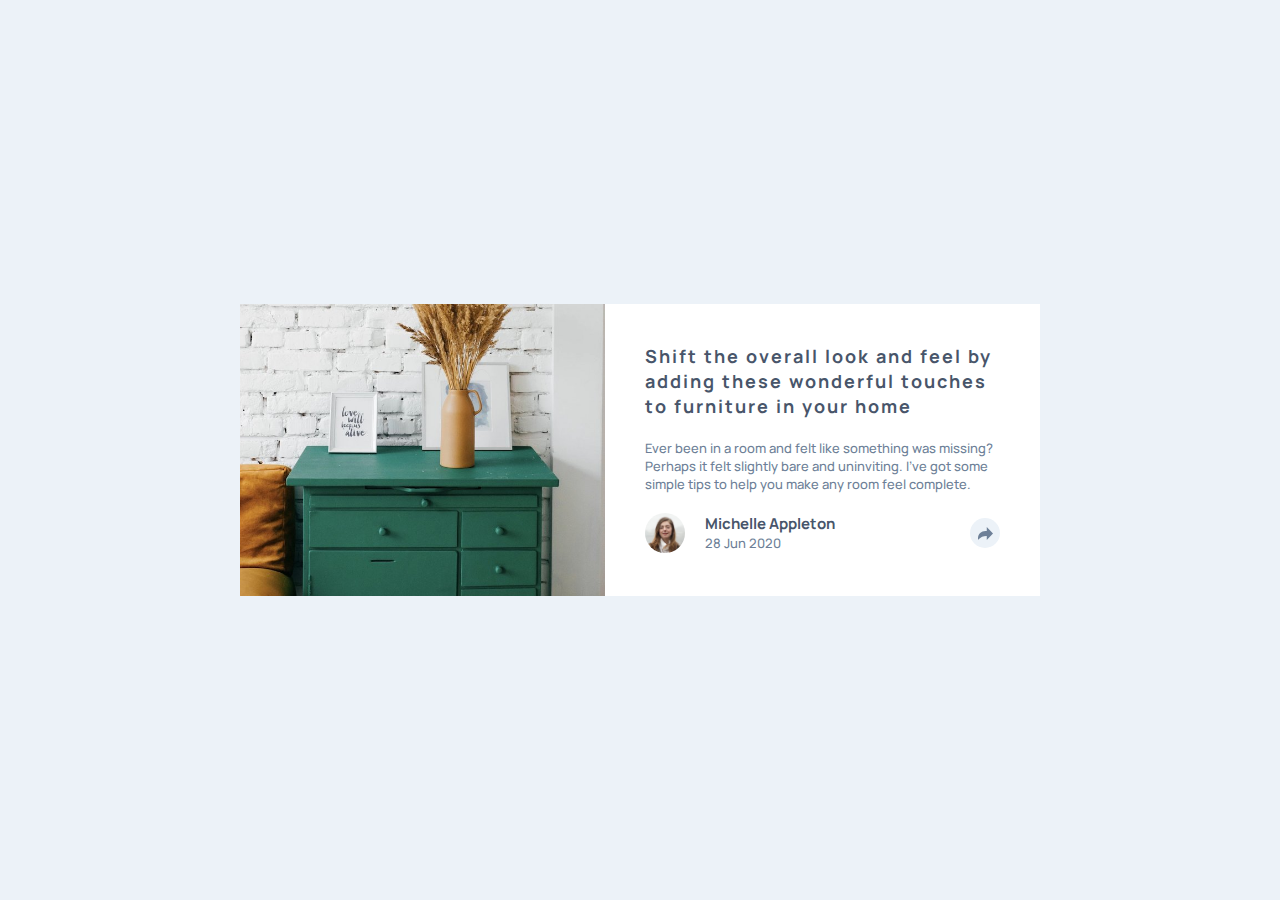
<file: article-preview-component/index.html>
<!DOCTYPE html>
<html lang="en">
  <head>
    <meta charset="UTF-8" />
    <meta name="viewport" content="width=device-width, initial-scale=1.0" />
    <link
      rel="icon"
      type="imagem/pgn"
      sizes="32x32"
      href="./assets/images/favicon-32x32.png"
    />
    <title>Article Preview Component</title>
    <link rel="preconnect" href="https://fonts.gstatic.com" />
    <link
      href="https://fonts.googleapis.com/css2?family=Manrope:wght@500;700&display=swap"
      rel="stylesheet"
    />
    <link rel="stylesheet" href="./assets/styles/style.css" />
  </head>
  <body>
    <main class="container">
        <section class="container-card">
            <div class="image-container">
              <img src="./assets/images/drawers.jpg" alt="Imagem estante" />
            </div>
            <div class="information">
              <div class="text">
                <h1>
                  Shift the overall look and feel by adding these wonderful touches to
                  furniture in your home
                </h1>
                <p>
                  Ever been in a room and felt like something was missing? Perhaps it
                  felt slightly bare and uninviting. I’ve got some simple tips to help
                  you make any room feel complete.
                </p>
              </div>
              <div class="profile">
                <div class="image-profile">
                  <img
                    src="./assets/images/avatar-michelle.jpg"
                    alt="Imagem da Michelle"
                  />
                  <div class="profile-info">
                    <h2>Michelle Appleton</h2>
                    <p>28 Jun 2020</p>
                  </div>
                </div>
                
                <div class="social-button" data-social="button">
                  <a href="#"><img src="./assets/images/icon-share.svg" alt="Compartilhar"></a>
                </div>
                <div class="social-midia" data-social="container">
                  <div>
                    <p>Share</p>
                  </div>
                  <div class="icons">
                    <div>
                      <img
                      src="./assets/images/icon-facebook.svg"
                      alt="Icone facebook"
                    />
                    </div>
                    <div>
                      <img src="./assets/images/icon-twitter.svg" alt="Icone twitter" />
                    </div>
                    <div>
                      <img
                      src="./assets/images/icon-pinterest.svg"
                      alt="Icone pinterest"
                    />
                    </div>
                  </div>
                  <div class="icons-button">
                    <button>Share</button>
                  </div>
                </div>
              </div>
            </div>
          </section>
    </main>
    <script src="./assets/scripts/script.js"></script>
  </body>
</html>
</file>
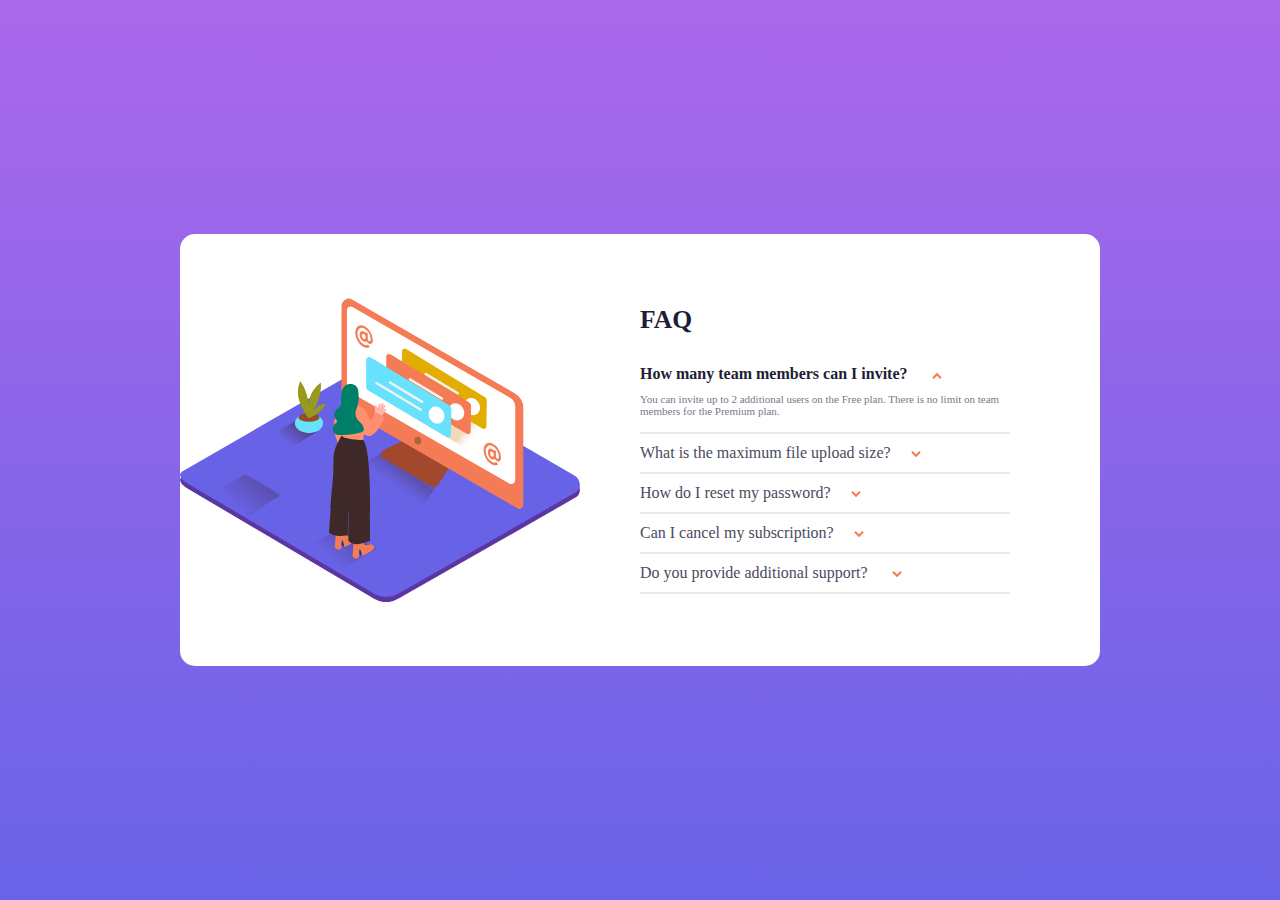
<file: faq-accordion-card/index.html>
<!DOCTYPE html>
<html lang="en">
  <head>
    <meta charset="UTF-8" />
    <meta name="viewport" content="width=device-width, initial-scale=1.0" />
    <link
      rel="icon"
      type="image/png"
      sizes="32x32"
      href="./public/images/favicon-32x32.png"
    />
    <title>Frontend Mentor | FAQ Accordion Card</title>
    <link rel="stylesheet" href="./public/styles/style.css" />
  </head>
  <body>
    <section class="container">
      <main class="faq-container">
        <div class="image-container">
          <img src="./public/images/illustration-woman-online-desktop.svg" />
        </div>
        <div class="list-container">
          <h1>FAQ</h1>
          <dl class="faq-list" data-accordion="list">
            <div>
              <dt>How many team members can I invite? <img class="icon" src="./public/images/icon-arrow-down.svg"></dt>
              <dd>
                You can invite up to 2 additional users on the Free plan. There
                is no limit on team members for the Premium plan.
              </dd>
            </div>
            <div>
              <dt>What is the maximum file upload size?<img class="icon" src="./public/images/icon-arrow-down.svg"></dt></dt>
              <dd>
                No more than 2GB. All files in your account must fit your
                allotted storage space.
              </dd>
            </div>
            <div>
              <dt>How do I reset my password?<img class="icon" src="./public/images/icon-arrow-down.svg"></dt></dt>
              <dd>
                Click “Forgot password” from the login page or “Change password”
                from your profile page. A reset link will be emailed to you.
              </dd>
            </div>
            <div>
              <dt>Can I cancel my subscription?<img class="icon" src="./public/images/icon-arrow-down.svg"></dt></dt>
              <dd>
                Yes! Send us a message and we’ll process your request no
                questions asked.
              </dd>
            </div>
            <div>
              <dt>Do you provide additional support? <img class="icon" src="./public/images/icon-arrow-down.svg"></dt></dt>
              <dd>
                Chat and email support is available 24/7. Phone lines are open
                during normal business hours.
              </dd>
            </div>
          </dl>
        </div>
      </main>
    </section>
    <script src="./public/scripts/show-answer.js"></script>
  </body>
</html>
</file>
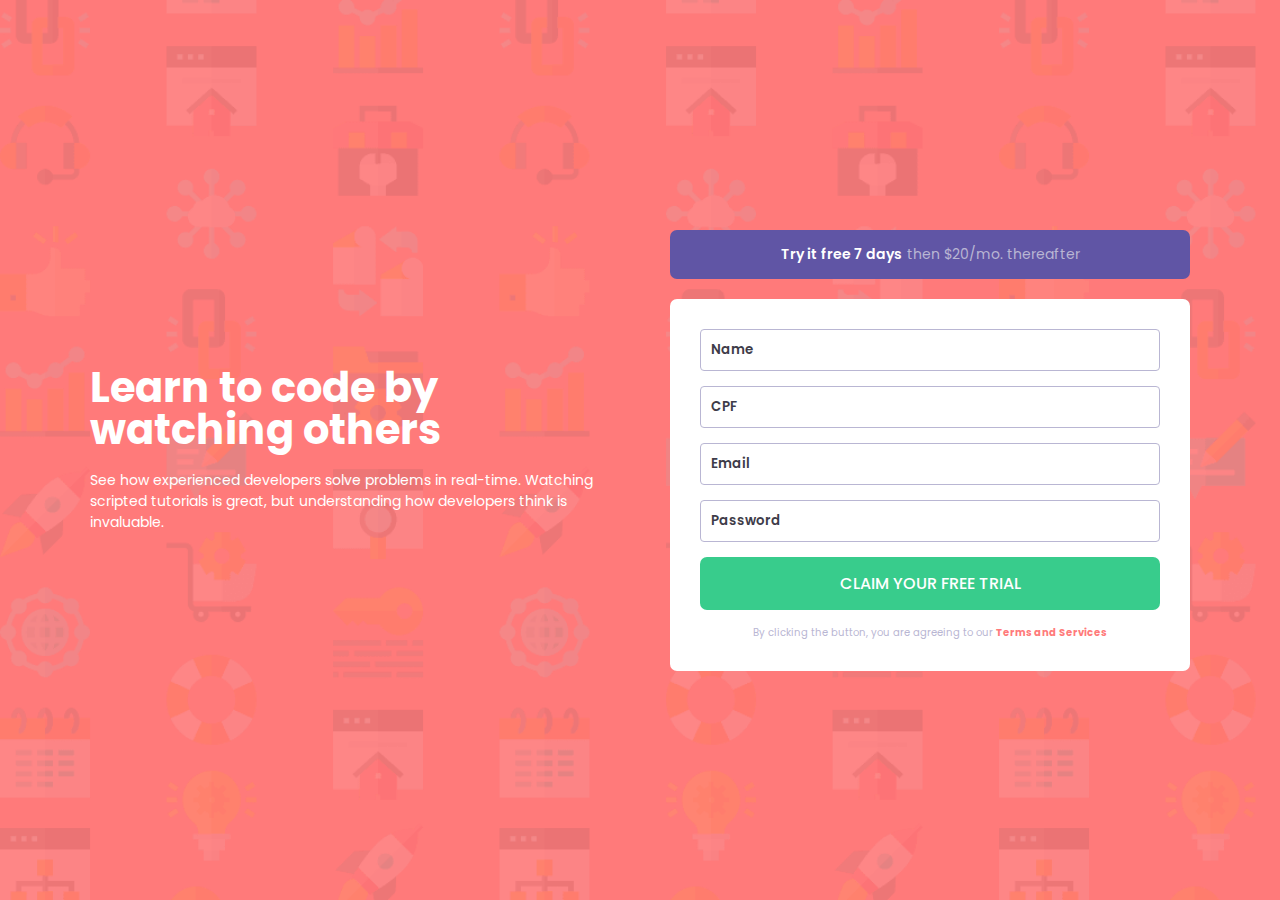
<file: intro-component-with-signup-form-master/index.html>
<!DOCTYPE html>
<html lang="en">
  <head>
    <meta charset="UTF-8" />
    <meta http-equiv="X-UA-Compatible" content="IE=edge" />
    <meta name="viewport" content="width=device-width, initial-scale=1.0" />
    <link
      rel="icon"
      type="image/png"
      sizes="32x32"
      href="./images/favicon-32x32.png"
    />
    <title>Login</title>
    <link rel="preconnect" href="https://fonts.gstatic.com" />
    <link
      href="https://fonts.googleapis.com/css2?family=Poppins:wght@400;500;600;700&display=swap"
      rel="stylesheet"
    />
    <link rel="stylesheet" href="./style.css" />
  </head>
  <body>
    <main class="container">
      <div class="container-content">
        <section class="content-text">
          <h1>Learn to code by watching others</h1>
          <p>
            See how experienced developers solve problems in real-time. Watching
            scripted tutorials is great, but understanding how developers think is
            invaluable.
          </p>
        </section>
        <section class="content-form">
          <h1>Try it free 7 days <span>then $20/mo. thereafter</span></h1>
          <form>
            <input type="text" name="name" placeholder="Name" />
            <input
              type="text"
              name="cpf"
              placeholder="CPF"
            />
            <input type="text" name="email" placeholder="Email" />
            <input type="password" name="password" placeholder="Password" />
            <button type="submit">Claim your free trial</button>
            <p>
              By clicking the button, you are agreeing to our <strong>Terms and Services</strong>
            </p>
          </form>
        </section>
      </div>
    </main>

    <script type="module" src="./script.js"></script>
  </body>
</html>
</file>
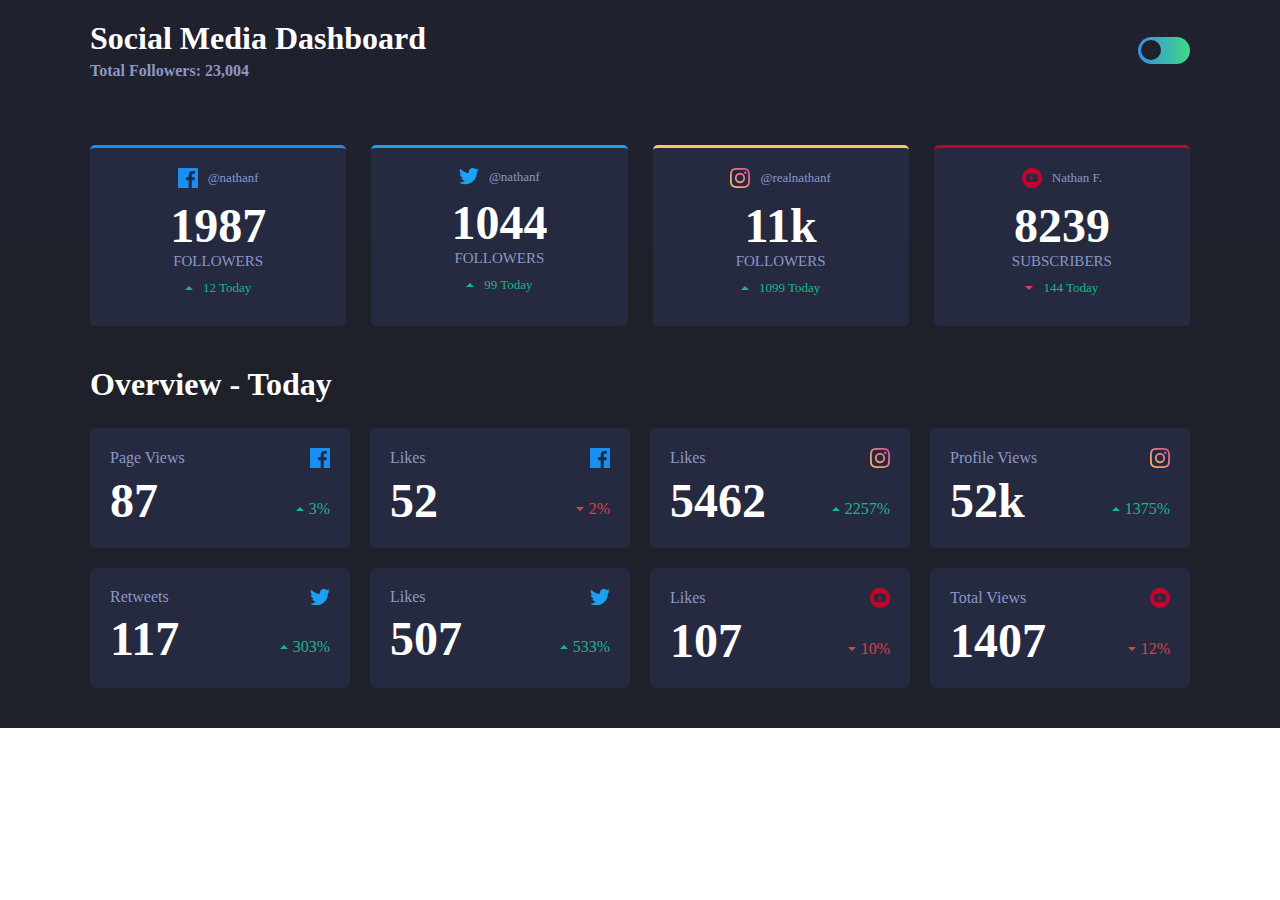
<file: social-media-dashboard-with-theme-switcher-master/index.html>
<!DOCTYPE html>
<html lang="en">
  <head>
    <meta charset="UTF-8" />
    <meta http-equiv="X-UA-Compatible" content="IE=edge" />
    <meta name="viewport" content="width=device-width, initial-scale=1.0" />
    <link
      rel="icon"
      type="image/png"
      sizes="32x32"
      href="./images/favicon-32x32.png"
    />
    <title>Social Media Dashboard</title>
    <link rel="stylesheet" href="./css/style.css" />
  </head>
  <body class="dark-theme">
    <div class="container">
      <header class="header">
        <div class="banner">
          <div>
            <h1>Social Media Dashboard</h1>
            <h4>Total Followers: 23,004</h4>
          </div>
          <div class="button-theme">
            <p>Dark Mode</p>
            <input id="switch" type="checkbox" name="theme" />
            <label for="switch">Toggle</label>
          </div>
        </div>
      </header>
      <div class="container-cards">
        <section class="container-cards-large">
          <div class="card-large facebook">
            <div>
              <img src="./images/icon-facebook.svg" alt="icon facebook" />
              <span>@nathanf</span>
            </div>
            <h1>1987</h1>
            <p>Followers</p>
            <div>
              <img src="./images/icon-up.svg" alt="icon up" />
              <p>12 Today</p>
            </div>
          </div>
          <div class="card-large twitter">
            <div>
              <img src="./images/icon-twitter.svg" alt="icon twitter" />
              <span>@nathanf</span>
            </div>
            <h1>1044</h1>
            <p>Followers</p>
            <div>
              <img src="./images/icon-up.svg" alt="icon up" />
              <p>99 Today</p>
            </div>
          </div>
          <div class="card-large instagram">
            <div>
              <img src="./images/icon-instagram.svg" alt="icon instagram" />
              <span>@realnathanf</span>
            </div>
            <h1>11k</h1>
            <p>Followers</p>
            <div>
              <img src="./images/icon-up.svg" alt="icon up" />
              <p>1099 Today</p>
            </div>
          </div>
          <div class="card-large youtube">
            <div>
              <img src="./images/icon-youtube.svg" alt="icon youtube" />
              <span>Nathan F.</span>
            </div>
            <h1>8239</h1>
            <p>Subscribers</p>
            <div>
              <img src="./images/icon-down.svg" alt="icon down" />
              <p>144 Today</p>
            </div>
          </div>
        </section>
        <div class="title-secundary">
          <h1>Overview - Today</h1>
        </div>
        <section class="container-cards-small">
          <div class="card-small">
            <div>
              <p>Page Views</p>
              <img src="./images/icon-facebook.svg" alt="icon facebook" />
            </div>
            <div>
              <h1>87</h1>
              <div>
                <img src="./images/icon-up.svg" alt="icon up" />
                <p class="up">3%</p>
              </div>
            </div>
          </div>
          <div class="card-small">
            <div>
              <p>Likes</p>
              <img src="./images/icon-facebook.svg" alt="icon facebook" />
            </div>
            <div>
              <h1>52</h1>
              <div>
                <img src="./images/icon-down.svg" alt="icon down" />
                <p class="down">2%</p>
              </div>
            </div>
          </div>
          <div class="card-small">
            <div>
              <p>Likes</p>
              <img src="./images/icon-instagram.svg" alt="icon instagram" />
            </div>
            <div>
              <h1>5462</h1>
              <div>
                <img src="./images/icon-up.svg" alt="icon up" />
                <p class="up">2257%</p>
              </div>
            </div>
          </div>
          <div class="card-small">
            <div>
              <p>Profile Views</p>
              <img src="./images/icon-instagram.svg" alt="icon instagram" />
            </div>
            <div>
              <h1>52k</h1>
              <div>
                <img src="./images/icon-up.svg" alt="icon up" />
                <p class="up">1375%</p>
              </div>
            </div>
          </div>
          <div class="card-small">
            <div>
              <p>Retweets</p>
              <img src="./images/icon-twitter.svg" alt="icon twitter" />
            </div>
            <div>
              <h1>117</h1>
              <div>
                <img src="./images/icon-up.svg" alt="icon up" />
                <p class="up">303%</p>
              </div>
            </div>
          </div>
          <div class="card-small">
            <div>
              <p>Likes</p>
              <img src="./images/icon-twitter.svg" alt="icon twitter" />
            </div>
            <div>
              <h1>507</h1>
              <div>
                <img src="./images/icon-up.svg" alt="icon up" />
                <p class="up">533%</p>
              </div>
            </div>
          </div>
          <div class="card-small">
            <div>
              <p>Likes</p>
              <img src="./images/icon-youtube.svg" alt="icon youtube" />
            </div>
            <div>
              <h1>107</h1>
              <div>
                <img src="./images/icon-down.svg" alt="icon down" />
                <p class="down">10%</p>
              </div>
            </div>
          </div>
          <div class="card-small">
            <div>
              <p>Total Views</p>
              <img src="./images/icon-youtube.svg" alt="icon youtube" />
            </div>
            <div>
              <h1>1407</h1>
              <div>
                <img src="./images/icon-down.svg" alt="icon down" />
                <p class="down">12%</p>
              </div>
            </div>
          </div>
        </section>
      </div>
    </div>
    <script src="./script.js"></script>
  </body>
</html>
</file>
<file: article-preview-component/assets/styles/style.css>
* {
  margin: 0;
  padding: 0;
  box-sizing: border-box;
}
img {
  display: block;
  width: 100%;
}
html {
  font-size: 13px;
}
body {
  background: hsl(210, 46%, 95%);
  font-family: "Manrope", sans-serif;
  font-weight: 500;
}
.container {
  width: 100%;
  min-height: 100vh;
  display: flex;
  justify-content: center;
  align-items: center;
}
.container-card {
  width: min(90vw, 800px);
  background: #fff;
  display: flex;
  flex-wrap: wrap;
}
.image-container {
  width: 365px;
  max-width: 100%;
}
.information {
  width: calc(100% - 365px);
  padding: 40px 40px 0px 40px;
  position: relative;
}
.text h1 {
  color: hsl(217, 19%, 35%);
  font-size: 18px;
  letter-spacing: 2px;
  line-height: 25px;
  margin-bottom: 20px;
}
.text p {
  color: hsl(214, 17%, 51%);
  margin-bottom: 20px;
}
.profile {
  display: flex;
  justify-content: space-between;
  align-items: center;
}
.icons {
  width: 40px;
}
.image-profile {
  display: flex;
}
.image-profile img {
  width: 40px;
  border-radius: 50%;
  margin-right: 20px;
}
.profile-info h2 {
  color: hsl(217, 19%, 35%);
  font-size: 15px;
}
.profile-info p {
  color: hsl(214, 17%, 51%);
}
.social-button {
  width: 30px;
  height: 30px;
  background: hsl(210, 46%, 95%);
  border-radius: 50%;
  display: flex;
  justify-content: center;
  align-items: center;
  cursor: pointer;
}
.social-button a img {
  width: 15px;
}
.social-midia {
  width: 220px;
  display: flex;
  background-color: hsl(217, 19%, 35%);
  justify-content: center;
  align-items: center;
  padding: 15px 0;
  border-radius: 10px;
  position: absolute;
  top: 50%;
  right: -55px;
  z-index: 100;
  opacity: 0;
  visibility: hidden;
}
.social-midia.active {
  opacity: 1;
  visibility: visible;
}
.social-midia::after {
  content: "";
  display: block;
  position: absolute;
  top: 50px;
  width: 0;
  height: 0;
  border-right: 10px solid transparent;
  border-left: 10px solid transparent;
  border-top: 10px solid hsl(217, 19%, 35%);
}
.social-midia p {
  color: #fff;
  text-transform: uppercase;
  margin-right: 30px;
}
.icons {
  display: flex;
  justify-content: center;
  align-items: center;
}
.icons img {
  width: 20px;
  margin-left: 10px;
}
.icons-button {
  display: none;
}

@media (max-width: 790px) {
  .container-card {
    width: 90%;
    flex-direction: column;
  }
  .image-container,
  .information {
    width: 100%;
  }
  .information {
    padding-bottom: 40px;
    position: static;
  }
  .profile {
    position: relative;
  }
  .social-midia {
    width: 85%;
    top: 0;
    left: 0;
  }
  .social-midia::after {
    display: none;
  }
}
</file>
<file: faq-accordion-card/public/styles/style.css>
* {
  margin: 0;
  padding: 0;
  box-sizing: border-box;
}
.container {
  width: 100vw;
  min-height: 100vh;
  background: linear-gradient(#ab68eb, #6963e7);
  display: flex;
  justify-content: center;
  align-items: center;
}
.faq-container {
  width: 100%;
  max-width: 920px;
  display: flex;
  align-items: center;
  background: #fff;
  padding: 64px 90px 64px 0;
  border-radius: 15px;
}
.image-container {
  max-width: 400px;
}
.image-container img {
  display: block;
  width: 100%;
}
.list-container {
  flex: 1;
  padding-left: 60px;
}
.list-container h1 {
  font-size: 1.6em;
  margin-bottom: 20px;
  color: hsl(238, 29%, 16%);
}
.faq-list div {
  border-top: 1px solid #e8e8e8;
  border-bottom: 1px solid #e8e8e8;
}
.faq-list div:first-child {
  border-top: none;
}
.faq-list div:last-child {
  border-bottom: 2px solid #e8e8e8;
}
.faq-list dt {
  font-size: 1em;
  padding: 10px 0;
  color: hsl(237, 12%, 33%);
}
.faq-list dt.show {
  font-weight: bold;
  color: hsl(238, 29%, 16%);
}
.faq-list dt .icon {
  margin-left: 20px;
}
.faq-list dt.show .icon {
  transform: rotate(180deg);
}
.faq-list dt:first-child {
  border-top: none;
}
.faq-list dd {
  display: none;
  font-size: 0.6875em;
  padding-bottom: 15px;
  color: hsl(240, 6%, 50%);
}
.faq-list dd.show {
  display: block;
}

@media (max-width: 768px) {
  .faq-container {
    width: 90vw;
    flex-direction: column;
    padding: 20px;
  }
  .list-container {
    margin-top: 30px;
    padding-left: 0;
  }
  .list-container h1 {
    text-align: center;
  }
  .faq-list div dd {
    max-width: 300px;
  }
}
</file>
<file: intro-component-with-signup-form-master/style.css>
* {
  margin: 0;
  padding: 0;
  box-sizing: border-box;
  font-family: "Poppins", sans-serif;
}
:root {
  --red: hsl(0, 100%, 74%);
  --blue: hsl(248, 32%, 49%);
  --green: hsl(154, 59%, 51%);
  --dark-Blue: hsl(249, 10%, 26%);
  --grayish-Blue: hsl(246, 25%, 77%);
  --white: #fff;
}
body {
  background: var(--red);
}
.container {
  width: 100vw;
  max-width: 1440px;
  height: 100vh;
  background: url("./images/bg-intro-desktop.png") no-repeat;
  background-size: cover;
  color: var(--white);
  padding: 60px 20px;
}
.container-content {
  width: 100%;
  height: 100%;
  max-width: 1100px;
  display: flex;
  justify-content: center;
  align-items: center;
  margin: 0 auto;
}
.content-text {
  flex: 1;
  display: flex;
  flex-direction: column;
  margin-right: 3.75rem;
}
.content-text h1 {
  max-width: 400px;
  font-size: 2.6rem;
  line-height: 2.6rem;
  font-weight: 700;
  margin-bottom: 20px;
}
.content-text p {
  font-size: 0.875rem;
  font-weight: 400;
}
.content-form {
  flex: 1;
  display: flex;
  flex-direction: column;
}
.content-form h1 {
  font-size: 0.875rem;
  font-weight: 600;
  background: var(--blue);
  padding: 0.875rem 0;
  display: flex;
  justify-content: center;
  align-items: center;
  border-radius: 7px;
  margin-bottom: 20px;
}
.content-form h1 span {
  font-weight: 400;
  color: var(--grayish-Blue);
  margin-left: 5px;
}
.content-form form {
  background: var(--white);
  display: flex;
  flex-direction: column;
  padding: 30px;
  border-radius: 7px;
}
.content-form form input {
  padding: 10px;
  border: 1px solid var(--grayish-Blue);
  border-radius: 4px;
  color: var(--dark-Blue);
  font-weight: 600;
  transition: 0.3s;
}
.content-form form input + input {
  margin-top: 15px;
}
.content-form form input::placeholder {
  color: var(--dark-Blue);
  font-weight: 600;
}
.content-form form input:focus {
  border-color: (var(--dark-Blue));
}
.content-form form button {
  margin: 15px 0;
  padding: 0.875rem 0;
  display: flex;
  justify-content: center;
  align-items: center;
  border-radius: 7px;
  border: none;
  background: var(--green);
  color: var(--white);
  font-size: 1rem;
  font-weight: 500;
  text-transform: uppercase;
}
.content-form form p {
  color: var(--grayish-Blue);
  font-size: 0.625rem;
  font-weight: 400;
  text-align: center;
}
.content-form p.error {
  color: var(--red);
  font-weight: 600;
  font-size: 0.75rem;
  margin: 3px 0 10px 0;
  text-align: start;
}
.content-form form p strong {
  color: var(--red);
  font-weight: 700;
}
@media (max-width: 768px) {
  html {
    font-size: 14px;
  }
  .container {
    max-width: 100%;
    height: 100%;
    background: url("./images/bg-intro-mobile.png") no-repeat center;
  }
  .container-content {
    flex-direction: column;
    margin: 0;
  }
  .content-text {
    align-items: center;
    margin-right: 0;
  }
  .content-text h1,
  .content-text p {
    text-align: center;
  }
  .content-text p {
    max-width: 300px;
  }
  .content-form {
    margin-top: 20px;
  }
}
</file>
<file: social-media-dashboard-with-theme-switcher-master/css/style.css>
* {
  padding: 0;
  margin: 0;
  -webkit-box-sizing: border-box;
          box-sizing: border-box;
}

img {
  display: block;
}

.container {
  width: 100%;
  max-width: 1440px;
  height: 100%;
  display: -webkit-box;
  display: -ms-flexbox;
  display: flex;
  -webkit-box-orient: vertical;
  -webkit-box-direction: normal;
      -ms-flex-direction: column;
          flex-direction: column;
  padding-bottom: 40px;
}

.header {
  width: 100%;
  height: 245px;
  padding: 20px 20px 0 20px;
  display: -webkit-box;
  display: -ms-flexbox;
  display: flex;
  -webkit-box-pack: center;
      -ms-flex-pack: center;
          justify-content: center;
}

.header .banner {
  width: 100%;
  max-width: 1100px;
  display: -webkit-box;
  display: -ms-flexbox;
  display: flex;
  -webkit-box-pack: justify;
      -ms-flex-pack: justify;
          justify-content: space-between;
}

.header .banner h4 {
  color: #8b97c6;
  margin-top: 5px;
}

.button-theme {
  height: 60px;
  display: -webkit-box;
  display: -ms-flexbox;
  display: flex;
  -webkit-box-align: center;
      -ms-flex-align: center;
          align-items: center;
}

.button-theme p {
  display: none;
  font-weight: bold;
  margin-right: 10px;
}

.button-theme input {
  height: 0;
  width: 0;
  visibility: hidden;
}

.button-theme input:checked + label {
  background: #aeb3cb;
}

.button-theme input:checked + label::after {
  left: calc(100% - 5px);
  -webkit-transform: translateX(-100%);
          transform: translateX(-100%);
}

.button-theme label {
  cursor: pointer;
  text-indent: -9999px;
  width: 52px;
  height: 27px;
  background: -webkit-gradient(linear, left top, right top, from(#378fe6), to(#3eda82));
  background: linear-gradient(to right, #378fe6, #3eda82);
  float: right;
  border-radius: 100px;
  position: relative;
}

.button-theme label::after {
  content: "";
  position: absolute;
  top: 3px;
  left: 3px;
  width: 20px;
  height: 20px;
  background-color: #1e202a;
  border-radius: 90px;
  -webkit-transition: 0.3s;
  transition: 0.3s;
}

.button-theme label:active:after {
  width: 45px;
}

.container-cards {
  width: 100%;
  display: -webkit-box;
  display: -ms-flexbox;
  display: flex;
  -webkit-box-orient: vertical;
  -webkit-box-direction: normal;
      -ms-flex-direction: column;
          flex-direction: column;
  -webkit-box-align: center;
      -ms-flex-align: center;
          align-items: center;
  margin-top: -100px;
  padding: 0 20px 0 20px;
}

.container-cards .title-secundary {
  width: 100%;
  max-width: 1100px;
}

.container-cards .title-secundary h1 {
  color: white;
  margin: 40px 0 25px 0;
}

.container-cards-large {
  width: 100%;
  max-width: 1100px;
  display: -ms-grid;
  display: grid;
  -ms-grid-columns: (minmax(250px, 1fr))[auto-fit];
      grid-template-columns: repeat(auto-fit, minmax(250px, 1fr));
  gap: 25px;
}

.container-cards-large .card-large {
  display: -webkit-box;
  display: -ms-flexbox;
  display: flex;
  -webkit-box-orient: vertical;
  -webkit-box-direction: normal;
      -ms-flex-direction: column;
          flex-direction: column;
  -webkit-box-align: center;
      -ms-flex-align: center;
          align-items: center;
  padding: 20px;
  border-radius: 5px;
}

.container-cards-large .card-large div {
  display: -webkit-box;
  display: -ms-flexbox;
  display: flex;
  -webkit-box-align: center;
      -ms-flex-align: center;
          align-items: center;
  -webkit-box-pack: center;
      -ms-flex-pack: center;
          justify-content: center;
  margin-bottom: 10px;
}

.container-cards-large .card-large div img {
  margin-right: 10px;
}

.container-cards-large .card-large div span {
  font-size: 0.8125rem;
}

.container-cards-large .card-large h1 {
  font-size: 3rem;
}

.container-cards-large .card-large > p {
  text-transform: uppercase;
  font-size: 0.9375rem;
  margin-bottom: 10px;
}

.container-cards-large .card-large :nth-child(4) {
  display: -webkit-box;
  display: -ms-flexbox;
  display: flex;
  -webkit-box-align: center;
      -ms-flex-align: center;
          align-items: center;
}

.container-cards-large .card-large :nth-child(4) p {
  color: #1db489;
  font-size: 0.8125rem;
}

.container-cards-large .facebook {
  border-top: 3px solid #198ff5;
}

.container-cards-large .twitter {
  border-top: 3px solid #1ca0f2;
}

.container-cards-large .instagram {
  border-top: 3px solid #fdc468;
}

.container-cards-large .youtube {
  border-top: 3px solid #c4032a;
}

.container-cards-small {
  width: 100%;
  max-width: 1100px;
  display: -ms-grid;
  display: grid;
  -ms-grid-columns: (minmax(250px, 1fr))[auto-fit];
      grid-template-columns: repeat(auto-fit, minmax(250px, 1fr));
  gap: 20px;
}

.container-cards-small .card-small {
  border-radius: 5px;
  display: -webkit-box;
  display: -ms-flexbox;
  display: flex;
  -webkit-box-orient: vertical;
  -webkit-box-direction: normal;
      -ms-flex-direction: column;
          flex-direction: column;
  padding: 20px;
}

.container-cards-small .card-small div {
  display: -webkit-box;
  display: -ms-flexbox;
  display: flex;
  -webkit-box-pack: justify;
      -ms-flex-pack: justify;
          justify-content: space-between;
  -webkit-box-align: center;
      -ms-flex-align: center;
          align-items: center;
}

.container-cards-small .card-small div:nth-child(2) {
  display: -webkit-box;
  display: -ms-flexbox;
  display: flex;
  -webkit-box-align: end;
      -ms-flex-align: end;
          align-items: flex-end;
  margin-top: 5px;
}

.container-cards-small .card-small div:nth-child(2) h1 {
  font-size: 3rem;
}

.container-cards-small .card-small div:nth-child(2) div {
  display: -webkit-box;
  display: -ms-flexbox;
  display: flex;
  -webkit-box-align: center;
      -ms-flex-align: center;
          align-items: center;
  margin-bottom: 10px;
}

.container-cards-small .card-small div:nth-child(2) div img {
  margin-right: 5px;
}

.container-cards-small .card-small div:nth-child(2) div p.up {
  color: #1db489;
}

.container-cards-small .card-small div:nth-child(2) div p.down {
  color: #dc414c;
}

.dark-theme .container {
  background: #1e202a;
}

.dark-theme .header {
  background: #1f212e;
}

.dark-theme .header .banner h1 {
  color: white;
}

.dark-theme .header .banner h4 {
  color: #8b97c6;
}

.dark-theme .header .banner .button-theme p {
  color: #8b97c6;
}

.dark-theme .title-secundary h1 {
  color: white;
}

.dark-theme .card-large,
.dark-theme .card-small {
  background: #252a41;
}

.dark-theme .card-large h1,
.dark-theme .card-small h1 {
  color: white;
}

.dark-theme .card-large div span {
  color: #8b97c6;
}

.dark-theme .card-large > p {
  color: #8b97c6;
}

.dark-theme .card-small div:nth-child(1) p {
  color: #8b97c6;
}

.light-theme .container {
  background: white;
}

.light-theme .header {
  background: #f5f7ff;
}

.light-theme .header .banner h1 {
  color: #1e202a;
}

.light-theme .header .banner h4 {
  color: #63687e;
}

.light-theme .header .banner .button-theme p {
  color: #63687e;
}

.light-theme .title-secundary h1 {
  color: #1e202a;
}

.light-theme .card-large,
.light-theme .card-small {
  background: #f0f2fa;
}

.light-theme .card-large h1,
.light-theme .card-small h1 {
  color: #1e202a;
}

.light-theme .card-large div span {
  color: #63687e;
}

.light-theme .card-large > p {
  color: #63687e;
}

.light-theme .card-small div:nth-child(1) p {
  color: #63687e;
}

@media (max-width: 768px) {
  .header {
    -webkit-box-align: start;
        -ms-flex-align: start;
            align-items: flex-start;
  }
  .banner {
    -webkit-box-orient: vertical;
    -webkit-box-direction: normal;
        -ms-flex-direction: column;
            flex-direction: column;
  }
  .banner h4 {
    margin-bottom: 20px;
  }
  .banner .button-theme {
    -webkit-box-pack: justify;
        -ms-flex-pack: justify;
            justify-content: space-between;
    border-top: 1px solid #8b97c6;
  }
  .banner .button-theme p {
    display: block;
  }
  .container-cards {
    margin: -60px auto 0 auto;
  }
}
/*# sourceMappingURL=style.css.map */
</file>
